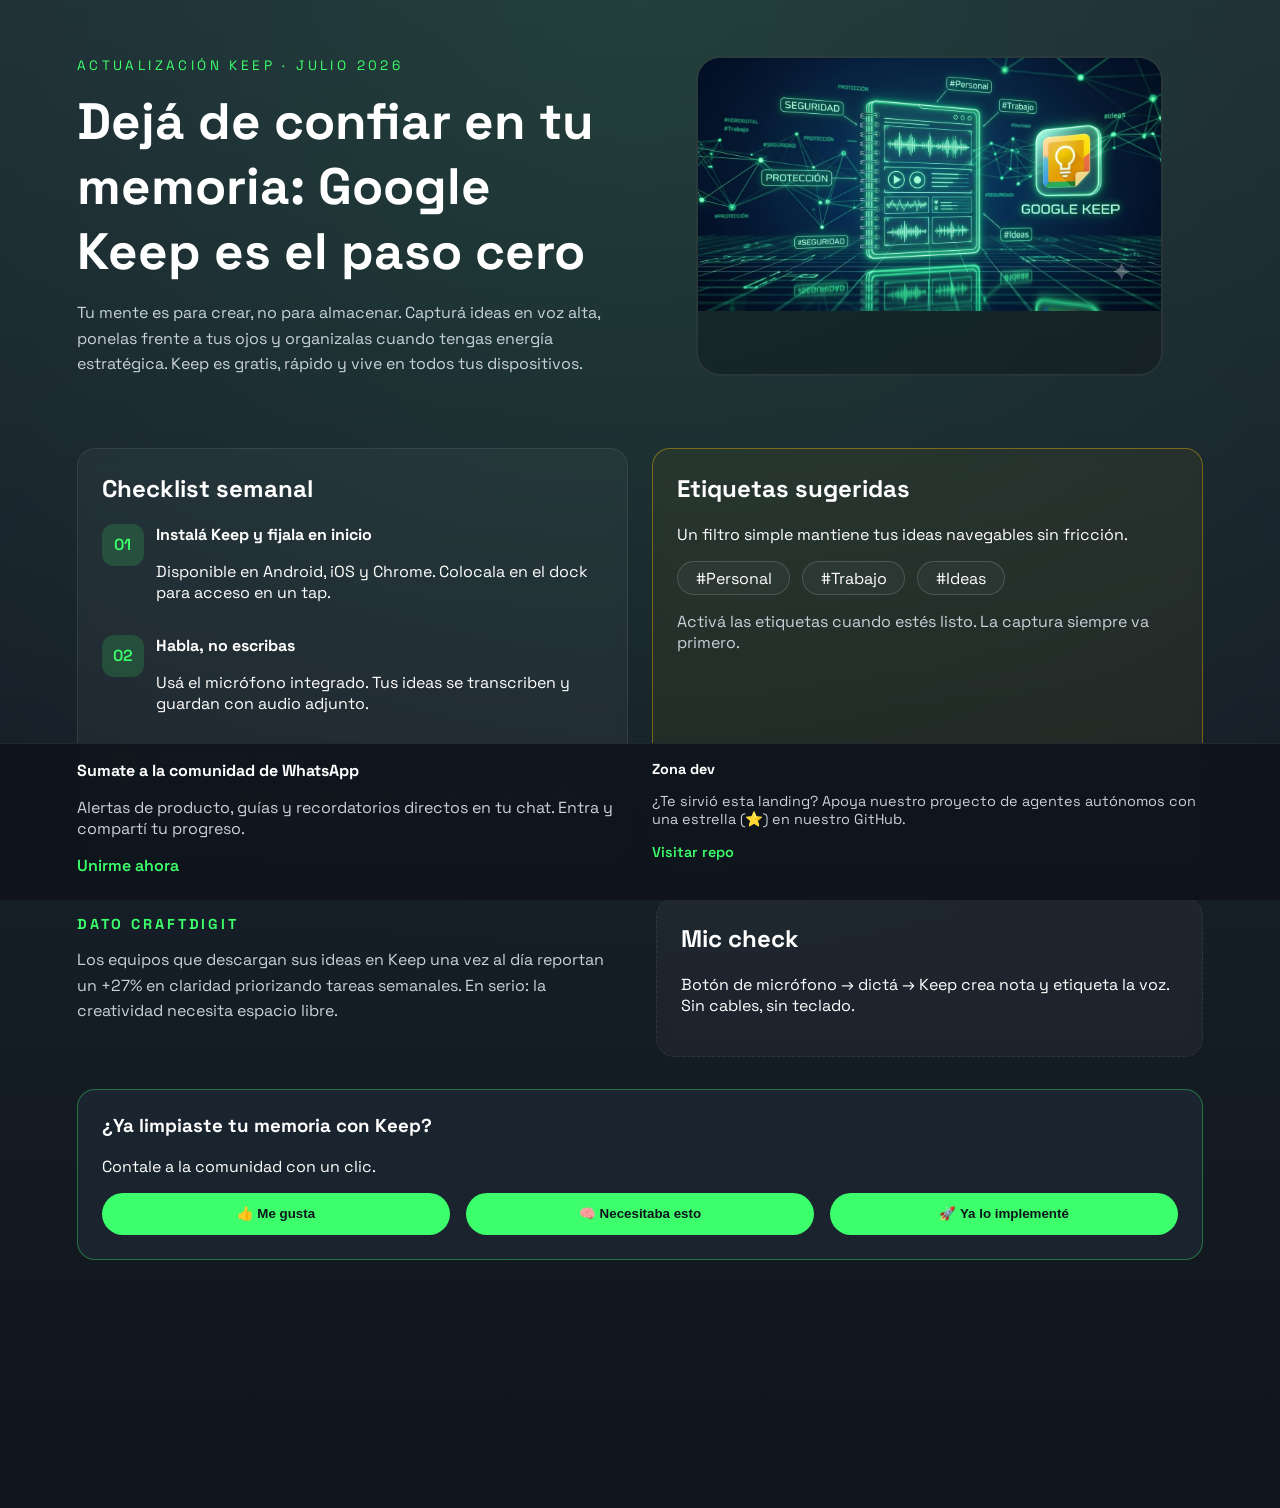
<file: actualizacion-keep/index.html>
<!DOCTYPE html>
<html lang="es">
  <head>
    <meta charset="UTF-8" />
    <meta name="viewport" content="width=device-width, initial-scale=1" />
    <title>Google Keep · Limpia tu mente | Craftdigit</title>
    <link rel="preconnect" href="https://fonts.googleapis.com" />
    <link rel="preconnect" href="https://fonts.gstatic.com" crossorigin />
    <link href="https://fonts.googleapis.com/css2?family=Space+Grotesk:wght@400;500;600&display=swap" rel="stylesheet" />
    <style>
      :root {
        --azul-plomo: #1f2a36;
        --azul-plomo-oscuro: #0f151c;
        --verde-neon: #3dff6b;
        --gris-suave: #c9d1d9;
        --amarillo-keep: #fbbc04;
      }

      * {
        box-sizing: border-box;
      }

      body {
        margin: 0;
        font-family: "Space Grotesk", system-ui, -apple-system, BlinkMacSystemFont, "Segoe UI", sans-serif;
        background: radial-gradient(circle at top, rgba(61, 255, 107, 0.1), transparent 60%),
          linear-gradient(180deg, var(--azul-plomo) 0%, var(--azul-plomo-oscuro) 100%);
        color: white;
        min-height: 100vh;
        padding-bottom: 200px; /* espacio para footer fijo */
      }

      header {
        padding: 2.5rem 6vw 1.5rem;
        display: grid;
        grid-template-columns: repeat(auto-fit, minmax(280px, 1fr));
        gap: 2rem;
        align-items: center;
      }

      header .copy h1 {
        font-size: clamp(2rem, 4vw, 3.5rem);
        margin: 0 0 1rem;
      }

      header .copy p {
        margin: 0;
        color: var(--gris-suave);
        line-height: 1.6;
      }

      header .hero {
        border-radius: 24px;
        overflow: hidden;
        border: 2px solid rgba(255, 255, 255, 0.08);
        position: relative;
        min-height: 320px;
        background: rgba(0, 0, 0, 0.25);
      }

      header .hero img {
        width: 100%;
        height: 100%;
        object-fit: cover;
        display: block;
      }

      .tasks {
        padding: 2rem 6vw 0;
        display: grid;
        grid-template-columns: repeat(auto-fit, minmax(260px, 1fr));
        gap: 1.5rem;
      }

      .card {
        background: rgba(255, 255, 255, 0.04);
        border: 1px solid rgba(255, 255, 255, 0.08);
        border-radius: 18px;
        padding: 1.5rem;
        backdrop-filter: blur(6px);
      }

      .card h2 {
        margin-top: 0;
        font-size: 1.5rem;
      }

      .steps {
        list-style: none;
        padding: 0;
        margin: 1rem 0 0;
        display: grid;
        gap: 1rem;
      }

      .steps li {
        display: grid;
        grid-template-columns: auto 1fr;
        gap: 0.75rem;
        align-items: start;
      }

      .steps span {
        width: 42px;
        height: 42px;
        border-radius: 12px;
        display: grid;
        place-items: center;
        background: rgba(61, 255, 107, 0.16);
        color: var(--verde-neon);
        font-weight: 600;
      }

      .note {
        padding: 2rem 6vw;
        display: grid;
        grid-template-columns: repeat(auto-fit, minmax(280px, 1fr));
        gap: 2rem;
        align-items: center;
      }

      .note-text h3 {
        margin-top: 0;
        color: var(--verde-neon);
        letter-spacing: 0.2em;
        text-transform: uppercase;
        font-size: 0.9rem;
      }

      .note-text p {
        margin-top: 0.5rem;
        color: var(--gris-suave);
        line-height: 1.6;
      }

      .labels {
        display: flex;
        flex-wrap: wrap;
        gap: 0.75rem;
      }

      .labels span {
        border-radius: 999px;
        padding: 0.35rem 1.1rem;
        border: 1px solid rgba(255, 255, 255, 0.15);
        background: rgba(255, 255, 255, 0.03);
      }

      .like-block {
        margin: 0 6vw 3rem;
        padding: 1.5rem;
        border-radius: 18px;
        background: rgba(31, 42, 54, 0.65);
        border: 1px solid rgba(61, 255, 107, 0.35);
      }

      .like-block h3 {
        margin-top: 0;
      }

      .like-buttons {
        display: flex;
        flex-wrap: wrap;
        gap: 1rem;
        margin-top: 1rem;
      }

      .like-buttons button {
        flex: 1;
        min-width: 150px;
        border: none;
        border-radius: 999px;
        padding: 0.85rem 1.5rem;
        background: var(--verde-neon);
        color: var(--azul-plomo-oscuro);
        font-weight: 600;
        cursor: pointer;
        transition: transform 0.2s ease;
      }

      .like-buttons button:hover {
        transform: translateY(-2px) scale(1.02);
      }

      footer {
        position: fixed;
        left: 0;
        right: 0;
        bottom: 0;
        background: rgba(15, 21, 28, 0.95);
        backdrop-filter: blur(8px);
        padding: 1rem 6vw 1.5rem;
        border-top: 1px solid rgba(255, 255, 255, 0.08);
        display: grid;
        grid-template-columns: repeat(auto-fit, minmax(280px, 1fr));
        gap: 1.5rem;
        color: var(--gris-suave);
      }

      footer h4 {
        margin: 0 0 0.5rem;
        color: white;
      }

      footer a {
        color: var(--verde-neon);
        text-decoration: none;
        font-weight: 600;
        display: inline-flex;
        align-items: center;
        gap: 0.4rem;
      }

      footer .dev-note {
        font-size: 0.9rem;
      }
    </style>
  </head>
  <body>
    <header>
      <article class="copy">
        <p style="color: var(--verde-neon); letter-spacing: 0.25em; text-transform: uppercase; font-size: 0.85rem; margin-bottom: 0.75rem;">actualización keep · julio 2026</p>
        <h1>Dejá de confiar en tu memoria: Google Keep es el paso cero</h1>
        <p>
          Tu mente es para crear, no para almacenar. Capturá ideas en voz alta, ponelas frente a tus ojos y organizalas cuando tengas energía estratégica. Keep es gratis, rápido y vive en todos tus dispositivos.
        </p>
      </article>
      <figure class="hero">
        <img src="assets/google-keep.jpg" alt="Mockup de Google Keep mostrando notas por voz" />
      </figure>
    </header>

    <section class="tasks">
      <article class="card">
        <h2>Checklist semanal</h2>
        <ul class="steps">
          <li>
            <span>01</span>
            <div>
              <strong>Instalá Keep y fijala en inicio</strong>
              <p>Disponible en Android, iOS y Chrome. Colocala en el dock para acceso en un tap.</p>
            </div>
          </li>
          <li>
            <span>02</span>
            <div>
              <strong>Habla, no escribas</strong>
              <p>Usá el micrófono integrado. Tus ideas se transcriben y guardan con audio adjunto.</p>
            </div>
          </li>
          <li>
            <span>03</span>
            <div>
              <strong>Descargá tu mente</strong>
              <p>Volcá todo sin buscar orden. La prioridad es liberar RAM mental, después agrupás.</p>
            </div>
          </li>
        </ul>
      </article>
      <article class="card" style="background: rgba(251, 188, 4, 0.05); border-color: rgba(251, 188, 4, 0.4);">
        <h2>Etiquetas sugeridas</h2>
        <p>Un filtro simple mantiene tus ideas navegables sin fricción.</p>
        <div class="labels" style="margin-top: 1rem;">
          <span>#Personal</span>
          <span>#Trabajo</span>
          <span>#Ideas</span>
        </div>
        <p style="margin-top: 1rem; color: var(--gris-suave);">Activá las etiquetas cuando estés listo. La captura siempre va primero.</p>
      </article>
    </section>

    <section class="note">
      <article class="note-text">
        <h3>Dato Craftdigit</h3>
        <p>
          Los equipos que descargan sus ideas en Keep una vez al día reportan un +27% en claridad priorizando tareas semanales. En serio: la creatividad necesita espacio libre.
        </p>
      </article>
      <article class="card" style="border-style: dashed;">
        <h2>Mic check</h2>
        <p>Botón de micrófono → dictá → Keep crea nota y etiqueta la voz. Sin cables, sin teclado.</p>
      </article>
    </section>

    <section class="like-block">
      <h3>¿Ya limpiaste tu memoria con Keep?</h3>
      <p>Contale a la comunidad con un clic.</p>
      <div class="like-buttons">
        <button type="button">👍 Me gusta</button>
        <button type="button">🧠 Necesitaba esto</button>
        <button type="button">🚀 Ya lo implementé</button>
      </div>
    </section>

    <footer>
      <section>
        <h4>Sumate a la comunidad de WhatsApp</h4>
        <p>Alertas de producto, guías y recordatorios directos en tu chat. Entra y compartí tu progreso.</p>
        <a href="https://whatsapp.com/channel/craftdigit" target="_blank" rel="noopener">Unirme ahora</a>
      </section>
      <section class="dev-note">
        <h4>Zona dev</h4>
        <p>¿Te sirvió esta landing? Apoya nuestro proyecto de agentes autónomos con una estrella (⭐) en nuestro GitHub.</p>
        <a href="https://github.com/craftdigit/actualizacion-keep" target="_blank" rel="noopener">Visitar repo</a>
      </section>
    </footer>
  </body>
</html>
</file>
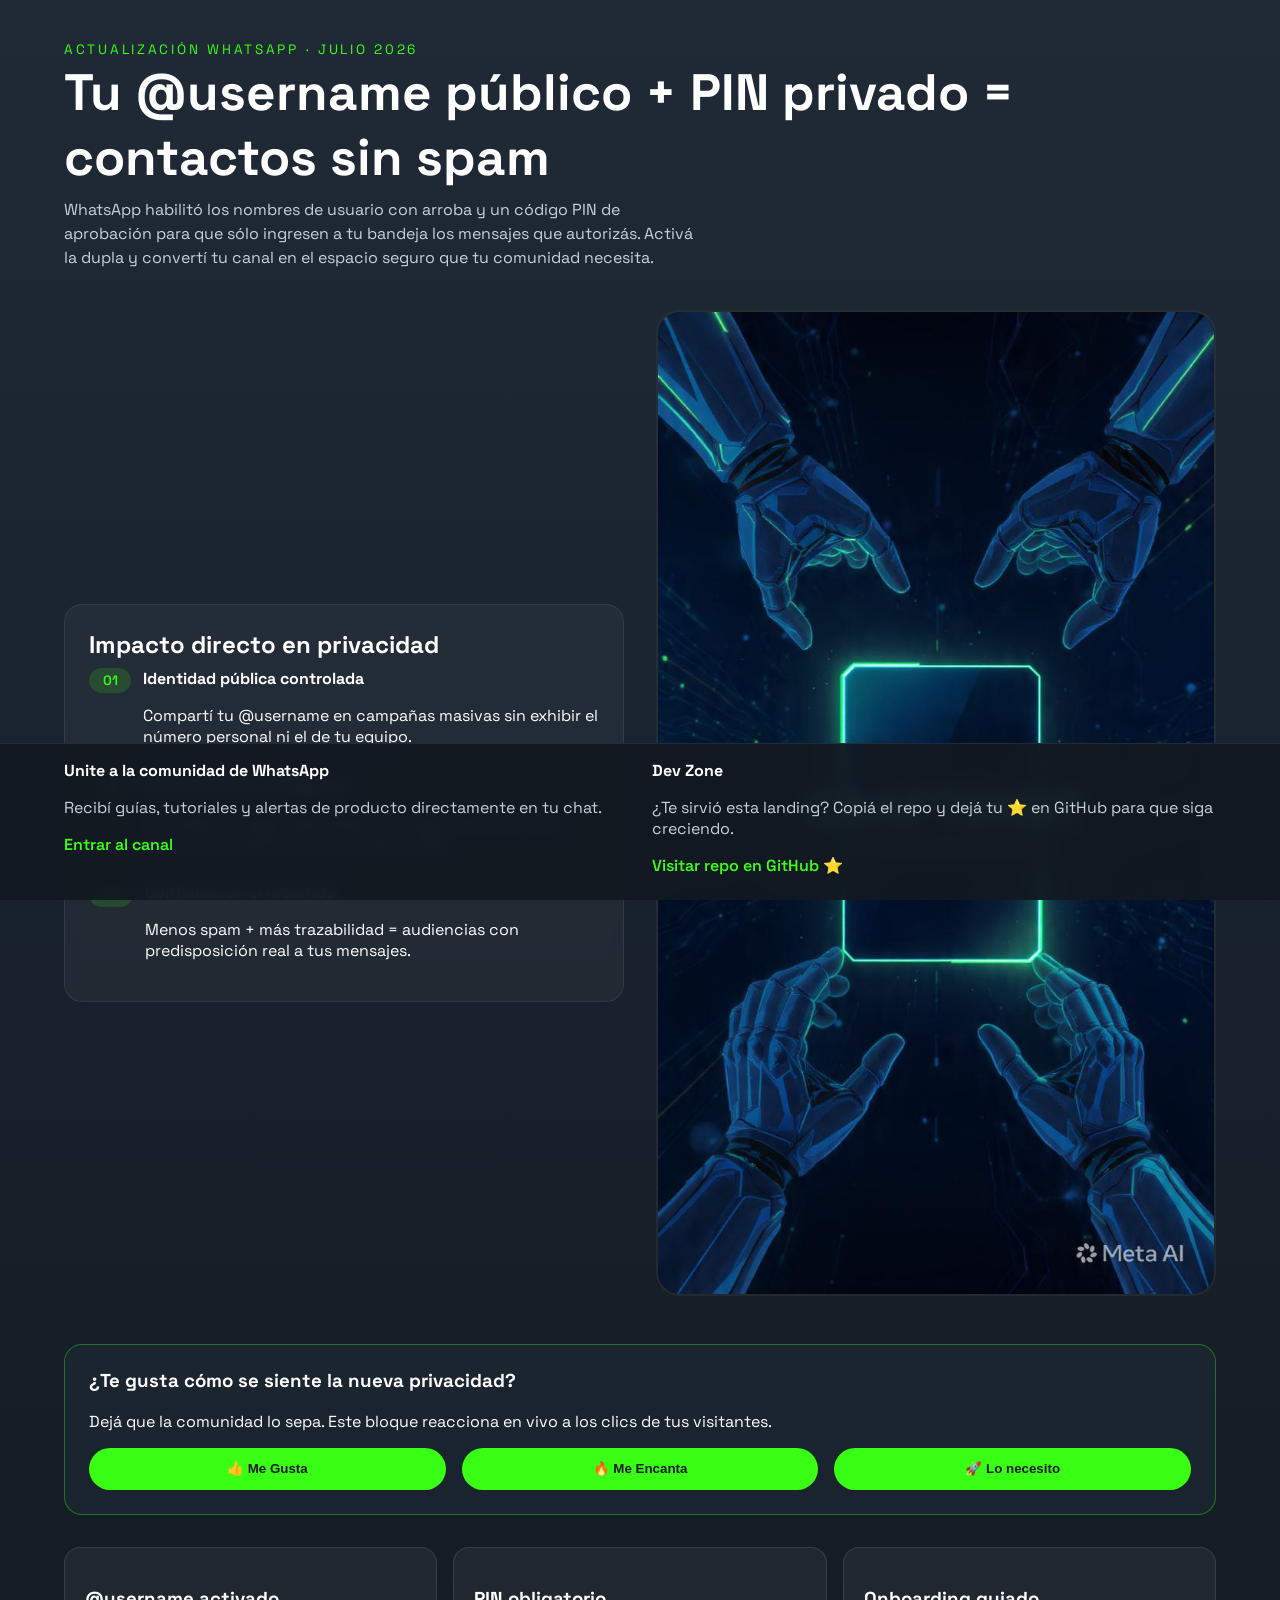
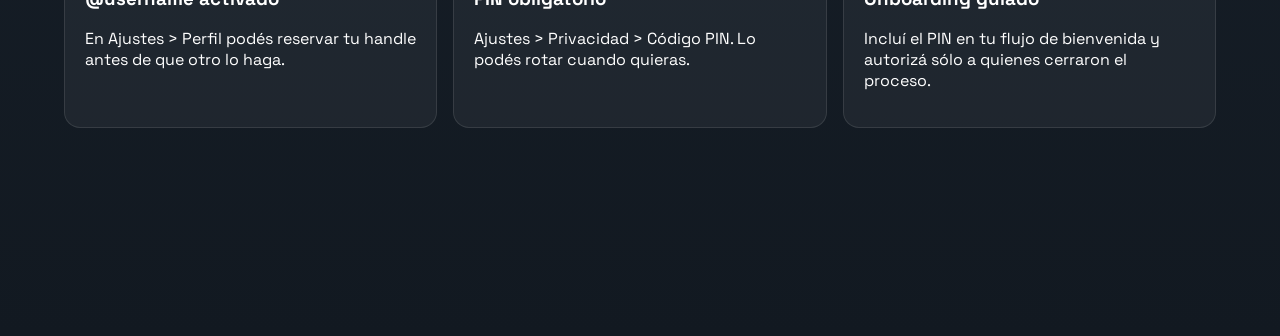
<file: actualizacion-wa/index.html>
<!DOCTYPE html>
<html lang="es">
  <head>
    <meta charset="UTF-8" />
    <meta name="viewport" content="width=device-width, initial-scale=1" />
    <title>WhatsApp @username + PIN seguro | Craftdigit</title>
    <link rel="preconnect" href="https://fonts.googleapis.com" />
    <link rel="preconnect" href="https://fonts.gstatic.com" crossorigin />
    <link href="https://fonts.googleapis.com/css2?family=Space+Grotesk:wght@400;500;600&display=swap" rel="stylesheet" />
    <style>
      :root {
        --azul-plomo: #1f2a36;
        --azul-plomo-oscuro: #121921;
        --verde-neon: #39ff14;
        --gris-suave: #c9d1d9;
      }

      * {
        box-sizing: border-box;
      }

      body {
        margin: 0;
        font-family: "Space Grotesk", system-ui, -apple-system, BlinkMacSystemFont, "Segoe UI", sans-serif;
        background: linear-gradient(180deg, var(--azul-plomo) 0%, var(--azul-plomo-oscuro) 100%);
        color: white;
        min-height: 100vh;
        padding-bottom: 160px; /* espacio para footer fijo */
      }

      header {
        padding: 2.5rem 5vw 1.5rem;
      }

      header h1 {
        font-size: clamp(2rem, 4vw, 3.5rem);
        margin: 0 0 0.5rem;
      }

      header p {
        max-width: 640px;
        line-height: 1.5;
        color: var(--gris-suave);
        margin: 0;
      }

      .grid {
        display: grid;
        grid-template-columns: repeat(auto-fit, minmax(280px, 1fr));
        gap: 2rem;
        padding: 1rem 5vw 3rem;
        align-items: center;
      }

      .card {
        background: rgba(255, 255, 255, 0.04);
        border: 1px solid rgba(255, 255, 255, 0.08);
        border-radius: 18px;
        padding: 1.5rem;
        backdrop-filter: blur(6px);
      }

      .card h2 {
        margin-top: 0;
        margin-bottom: 0.5rem;
      }

      .impact-list {
        list-style: none;
        padding: 0;
        margin: 0;
        display: grid;
        gap: 0.75rem;
      }

      .impact-list li {
        display: flex;
        gap: 0.75rem;
        align-items: flex-start;
      }

      .impact-list span {
        background: rgba(57, 255, 20, 0.15);
        color: var(--verde-neon);
        font-weight: 600;
        border-radius: 999px;
        padding: 0.25rem 0.85rem;
        font-size: 0.85rem;
      }

      .hero-img {
        position: relative;
        border-radius: 24px;
        overflow: hidden;
        border: 2px solid rgba(255, 255, 255, 0.08);
        min-height: 320px;
        display: flex;
        align-items: center;
        justify-content: center;
        background: rgba(0, 0, 0, 0.25);
      }

      .hero-img img {
        width: 100%;
        height: 100%;
        object-fit: cover;
        display: block;
      }

      .like-block {
        margin: 0 5vw 2rem;
        padding: 1.5rem;
        border-radius: 18px;
        background: rgba(31, 42, 54, 0.6);
        border: 1px solid rgba(57, 255, 20, 0.35);
      }

      .like-block h3 {
        margin-top: 0;
      }

      .like-buttons {
        display: flex;
        flex-wrap: wrap;
        gap: 1rem;
      }

      .like-buttons button {
        flex: 1;
        min-width: 140px;
        border: none;
        border-radius: 999px;
        padding: 0.85rem 1.5rem;
        background: var(--verde-neon);
        color: var(--azul-plomo-oscuro);
        font-weight: 600;
        cursor: pointer;
        transition: transform 0.2s ease;
      }

      .like-buttons button:hover {
        transform: translateY(-2px) scale(1.02);
      }

      .data-strip {
        display: grid;
        grid-template-columns: repeat(auto-fit, minmax(180px, 1fr));
        gap: 1rem;
        margin: 0 5vw 3rem;
      }

      .data-card {
        background: rgba(255, 255, 255, 0.05);
        padding: 1.25rem;
        border-radius: 16px;
        border: 1px solid rgba(255, 255, 255, 0.1);
      }

      footer {
        position: fixed;
        left: 0;
        right: 0;
        bottom: 0;
        background: rgba(18, 25, 33, 0.95);
        backdrop-filter: blur(8px);
        padding: 1rem 5vw 1.5rem;
        border-top: 1px solid rgba(255, 255, 255, 0.08);
        display: flex;
        flex-wrap: wrap;
        gap: 1.5rem;
        color: var(--gris-suave);
      }

      footer section {
        flex: 1;
        min-width: 240px;
      }

      footer h4 {
        margin: 0 0 0.5rem;
        color: white;
      }

      footer a {
        display: inline-flex;
        align-items: center;
        gap: 0.4rem;
        text-decoration: none;
        color: var(--verde-neon);
        font-weight: 600;
      }

      @media (max-width: 640px) {
        header,
        .grid,
        .like-block,
        .data-strip {
          padding-left: 6vw;
          padding-right: 6vw;
        }

        .like-buttons {
          flex-direction: column;
        }
      }
    </style>
  </head>
  <body>
    <header>
      <p class="eyebrow" style="color: var(--verde-neon); letter-spacing: 0.2em; text-transform: uppercase; font-size: 0.85rem;">Actualización WhatsApp · Julio 2026</p>
      <h1>Tu @username público + PIN privado = contactos sin spam</h1>
      <p>
        WhatsApp habilitó los nombres de usuario con arroba y un código PIN de aprobación para que sólo ingresen a tu bandeja los mensajes que autorizás. Activá la dupla y convertí tu canal en el espacio seguro que tu comunidad necesita.
      </p>
    </header>

    <section class="grid">
      <div class="card">
        <h2>Impacto directo en privacidad</h2>
        <ul class="impact-list">
          <li>
            <span>01</span>
            <div>
              <strong>Identidad pública controlada</strong>
              <p>Compartí tu @username en campañas masivas sin exhibir el número personal ni el de tu equipo.</p>
            </div>
          </li>
          <li>
            <span>02</span>
            <div>
              <strong>PIN como filtro inteligente</strong>
              <p>El código de seguridad añade una capa adicional: sólo inicia conversación quien recibe tu PIN.</p>
            </div>
          </li>
          <li>
            <span>03</span>
            <div>
              <strong>Confianza en el recorrido</strong>
              <p>Menos spam + más trazabilidad = audiencias con predisposición real a tus mensajes.</p>
            </div>
          </li>
        </ul>
      </div>

      <div class="hero-img">
        <img src="../assets/images/bienvenida-hero.jpg" alt="Mockup de interfaz WhatsApp mostrando @username y PIN" />
      </div>
    </section>

    <section class="like-block">
      <h3>¿Te gusta cómo se siente la nueva privacidad?</h3>
      <p>Dejá que la comunidad lo sepa. Este bloque reacciona en vivo a los clics de tus visitantes.</p>
      <div class="like-buttons">
        <button type="button">👍 Me Gusta</button>
        <button type="button">🔥 Me Encanta</button>
        <button type="button">🚀 Lo necesito</button>
      </div>
    </section>

    <section class="data-strip">
      <article class="data-card">
        <h3>@username activado</h3>
        <p>En Ajustes > Perfil podés reservar tu handle antes de que otro lo haga.</p>
      </article>
      <article class="data-card">
        <h3>PIN obligatorio</h3>
        <p>Ajustes > Privacidad > Código PIN. Lo podés rotar cuando quieras.</p>
      </article>
      <article class="data-card">
        <h3>Onboarding guiado</h3>
        <p>Incluí el PIN en tu flujo de bienvenida y autorizá sólo a quienes cerraron el proceso.</p>
      </article>
    </section>

    <footer>
      <section>
        <h4>Unite a la comunidad de WhatsApp</h4>
        <p>Recibí guías, tutoriales y alertas de producto directamente en tu chat.</p>
        <a href="https://whatsapp.com/channel/catalogo-craftdigit" target="_blank" rel="noopener">Entrar al canal</a>
      </section>
      <section>
        <h4>Dev Zone</h4>
        <p>¿Te sirvió esta landing? Copiá el repo y dejá tu ⭐ en GitHub para que siga creciendo.</p>
        <a href="https://github.com/craftdigit/actualizacion-wa" target="_blank" rel="noopener">Visitar repo en GitHub ⭐</a>
      </section>
    </footer>
  </body>
</html>
</file>
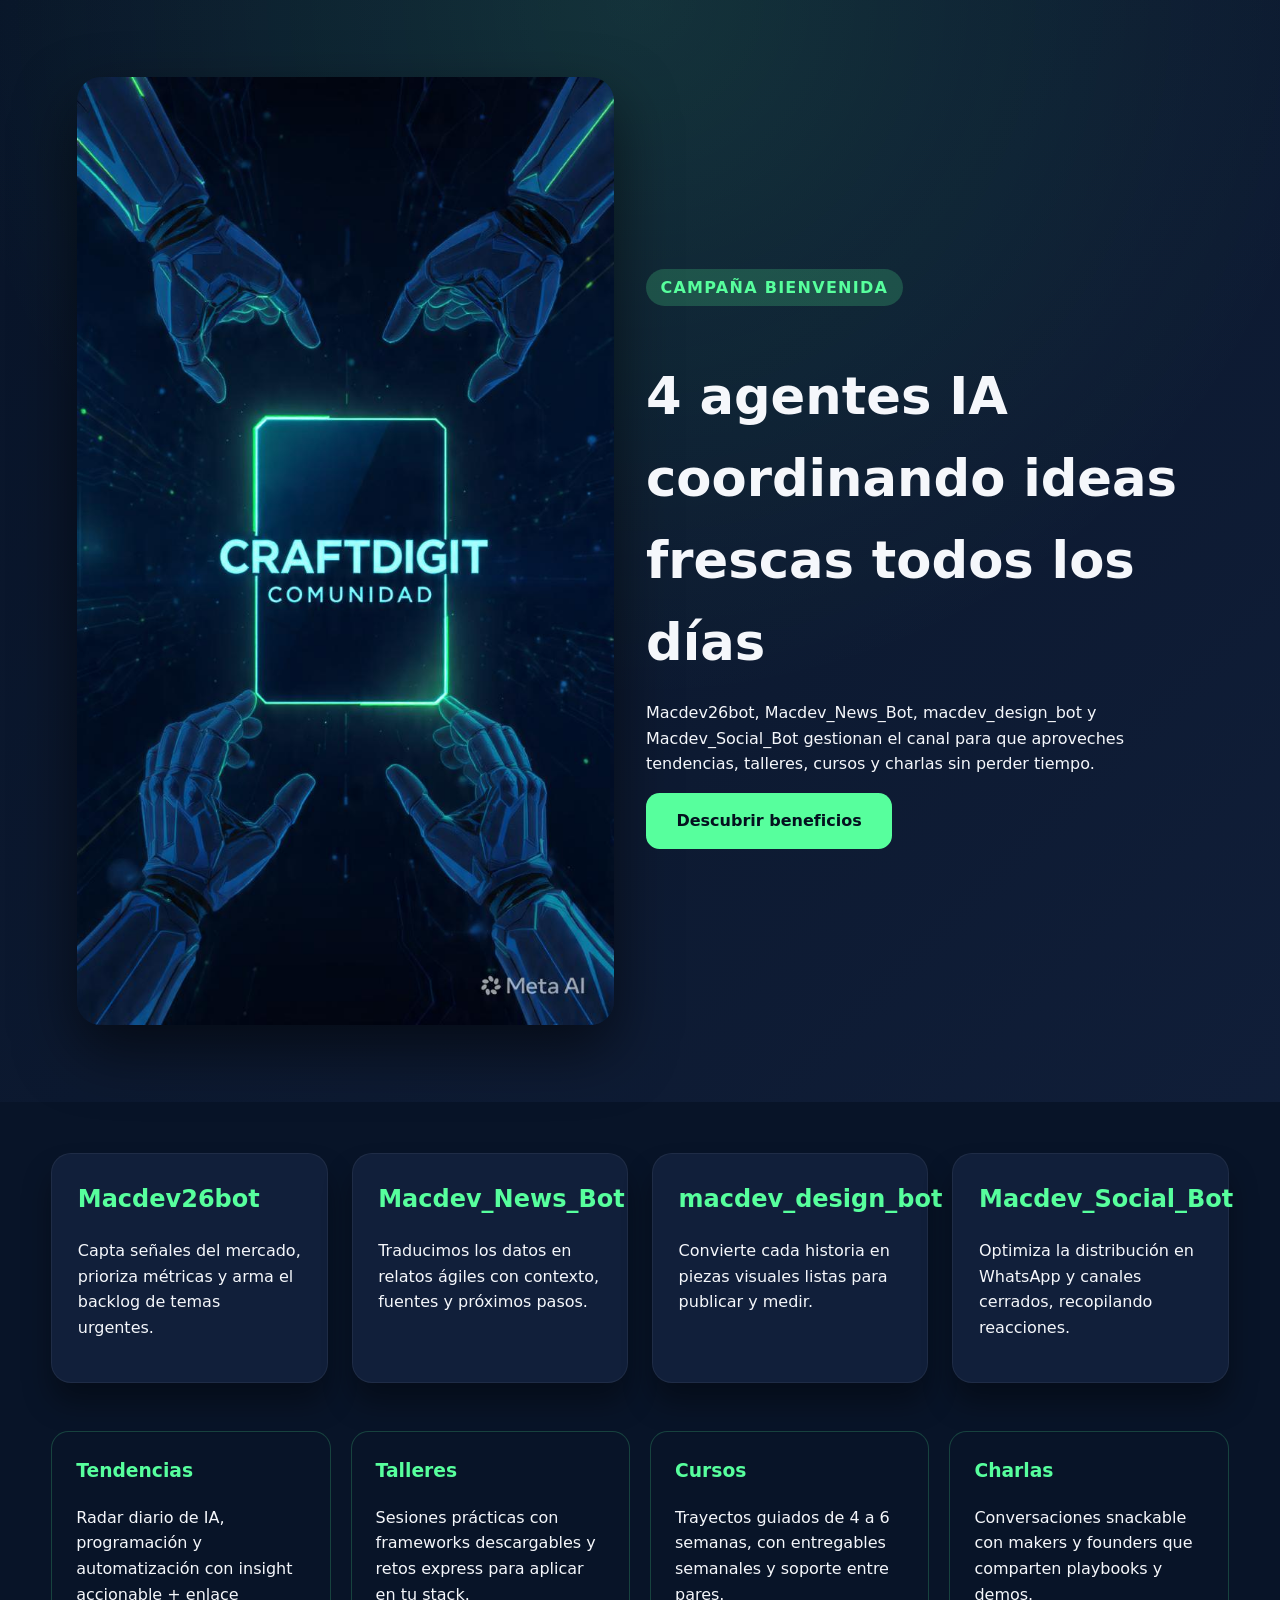
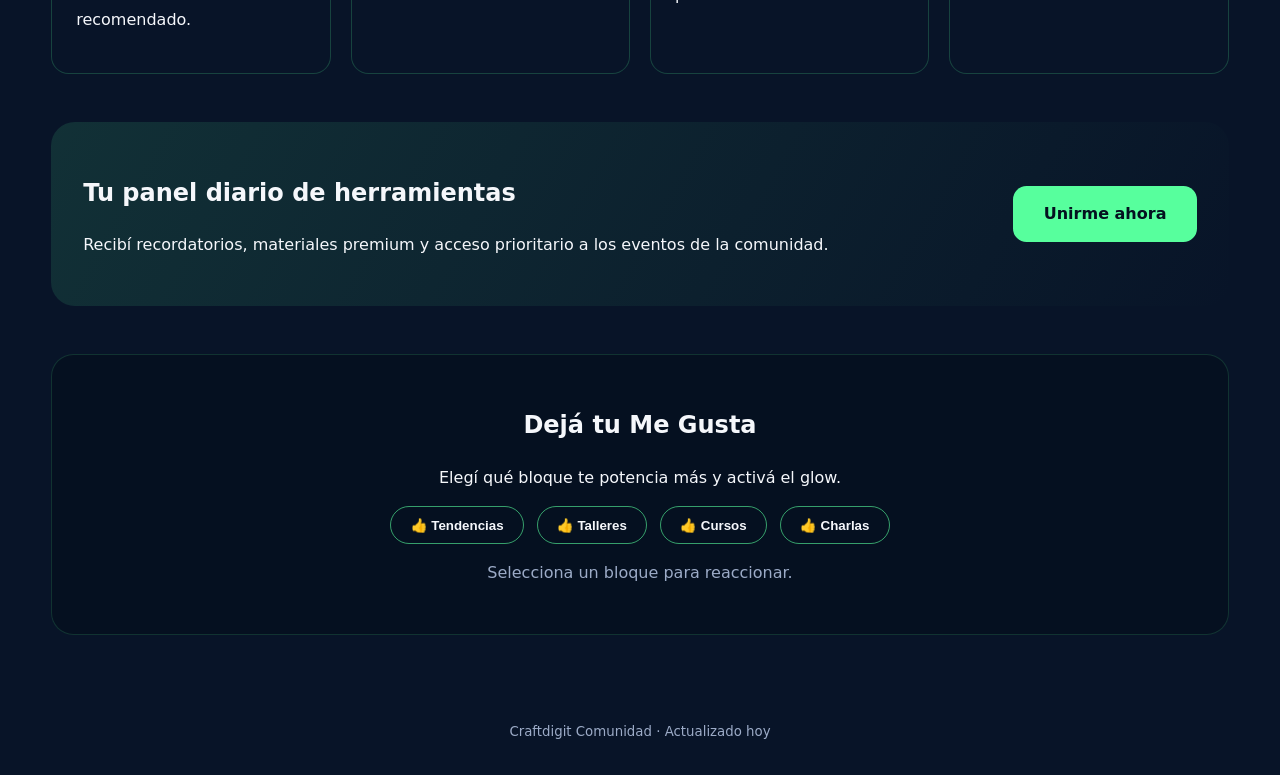
<file: bienvenida/index.html>
<!DOCTYPE html>
<html lang="es">
<head>
  <meta charset="UTF-8" />
  <meta name="viewport" content="width=device-width, initial-scale=1" />
  <title>Craftdigit Comunidad · Campaña Bienvenida</title>
  <link rel="stylesheet" href="styles.css" />
</head>
<body>
  <header class="hero">
    <div class="hero__media" role="presentation">
      <img src="../assets/images/bienvenida-hero.jpg" alt="Manos robóticas formando un marco alrededor del texto Craftdigit Comunidad" />
    </div>
    <div class="hero__copy">
      <p class="badge">Campaña Bienvenida</p>
      <h1>4 agentes IA coordinando ideas frescas todos los días</h1>
      <p>Macdev26bot, Macdev_News_Bot, macdev_design_bot y Macdev_Social_Bot gestionan el canal para que aproveches tendencias, talleres, cursos y charlas sin perder tiempo.</p>
      <a class="hero__cta" href="#beneficios" aria-label="Conocer beneficios">Descubrir beneficios</a>
    </div>
  </header>

  <main>
    <section class="grid" aria-label="Agentes IA">
      <article class="card">
        <h2>Macdev26bot</h2>
        <p>Capta señales del mercado, prioriza métricas y arma el backlog de temas urgentes.</p>
      </article>
      <article class="card">
        <h2>Macdev_News_Bot</h2>
        <p>Traducimos los datos en relatos ágiles con contexto, fuentes y próximos pasos.</p>
      </article>
      <article class="card">
        <h2>macdev_design_bot</h2>
        <p>Convierte cada historia en piezas visuales listas para publicar y medir.</p>
      </article>
      <article class="card">
        <h2>Macdev_Social_Bot</h2>
        <p>Optimiza la distribución en WhatsApp y canales cerrados, recopilando reacciones.</p>
      </article>
    </section>

    <section id="beneficios" class="benefits" aria-label="Bloques de beneficios">
      <article>
        <h3>Tendencias</h3>
        <p>Radar diario de IA, programación y automatización con insight accionable + enlace recomendado.</p>
      </article>
      <article>
        <h3>Talleres</h3>
        <p>Sesiones prácticas con frameworks descargables y retos express para aplicar en tu stack.</p>
      </article>
      <article>
        <h3>Cursos</h3>
        <p>Trayectos guiados de 4 a 6 semanas, con entregables semanales y soporte entre pares.</p>
      </article>
      <article>
        <h3>Charlas</h3>
        <p>Conversaciones snackable con makers y founders que comparten playbooks y demos.</p>
      </article>
    </section>

    <section class="cta" aria-label="Únete a la comunidad">
      <div>
        <h2>Tu panel diario de herramientas</h2>
        <p>Recibí recordatorios, materiales premium y acceso prioritario a los eventos de la comunidad.</p>
      </div>
      <a class="hero__cta" href="https://chat.whatsapp.com/EOtGq2n188MEAUO6gXXgqa?mode=gi_t" target="_blank" rel="noopener noreferrer">Unirme ahora</a>
    </section>

    <section class="likes" aria-label="Reacciones de la comunidad">
      <h2>Dejá tu Me Gusta</h2>
      <p>Elegí qué bloque te potencia más y activá el glow.</p>
      <div class="likes__buttons">
        <button class="like-btn" data-target="Tendencias">👍 Tendencias</button>
        <button class="like-btn" data-target="Talleres">👍 Talleres</button>
        <button class="like-btn" data-target="Cursos">👍 Cursos</button>
        <button class="like-btn" data-target="Charlas">👍 Charlas</button>
      </div>
      <p class="likes__status" aria-live="polite">Selecciona un bloque para reaccionar.</p>
    </section>
  </main>

  <footer>
    <small>Craftdigit Comunidad · Actualizado hoy</small>
  </footer>

  <script>
    const status = document.querySelector('.likes__status');
    document.querySelectorAll('.like-btn').forEach((btn) => {
      btn.addEventListener('click', () => {
        document.querySelectorAll('.like-btn').forEach((b) => b.classList.remove('like-btn--active'));
        btn.classList.add('like-btn--active');
        status.textContent = `Marcaste Me Gusta en ${btn.dataset.target}.`;
      });
    });
  </script>
</body>
</html>
</file>
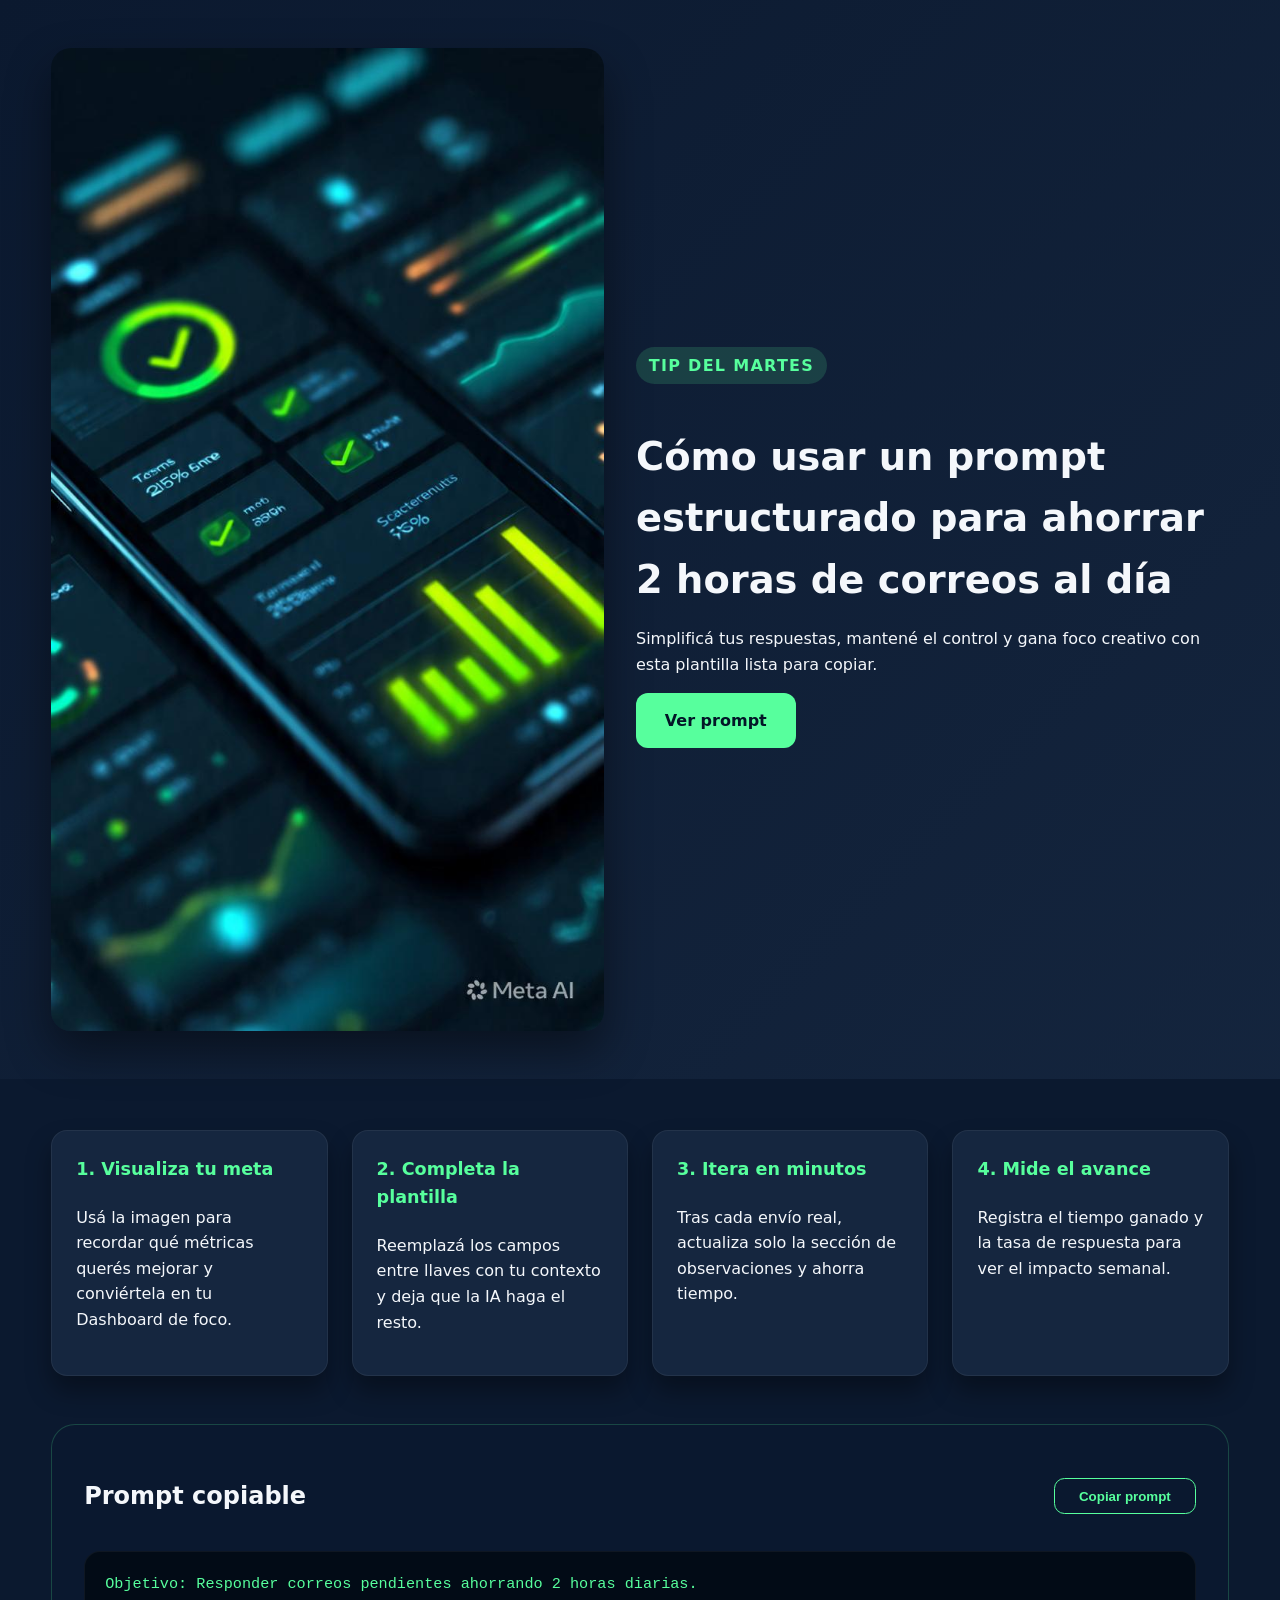
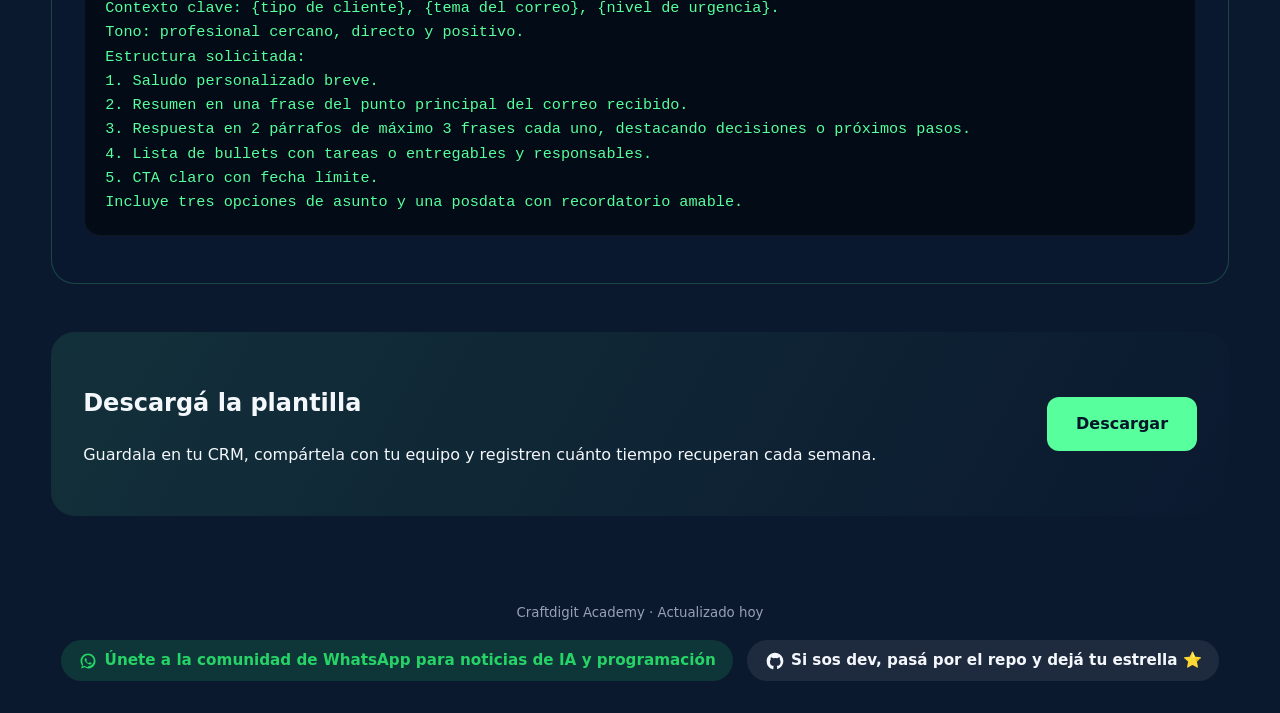
<file: design/index.html>
<!DOCTYPE html>
<html lang="es">
<head>
  <meta charset="UTF-8" />
  <meta name="viewport" content="width=device-width, initial-scale=1" />
  <title>Tip de Productividad - Prompt IA</title>
  <link rel="stylesheet" href="styles.css" />
</head>
<body>
  <header class="hero">
    <div class="hero__media" role="presentation">
      <img src="../assets/images/tip-productividad.jpg" alt="Tablero digital de métricas en verde neón" />
    </div>
    <div class="hero__copy">
      <p class="badge">Tip del martes</p>
      <h1>Cómo usar un prompt estructurado para ahorrar 2 horas de correos al día</h1>
      <p>Simplificá tus respuestas, mantené el control y gana foco creativo con esta plantilla lista para copiar.</p>
      <a class="hero__cta" href="#prompt" aria-label="Ir al prompt copiable">Ver prompt</a>
    </div>
  </header>

  <main>
    <section class="grid" aria-label="Pasos interactivos">
      <article class="card">
        <h2>1. Visualiza tu meta</h2>
        <p>Usá la imagen para recordar qué métricas querés mejorar y conviértela en tu Dashboard de foco.</p>
      </article>
      <article class="card">
        <h2>2. Completa la plantilla</h2>
        <p>Reemplazá los campos entre llaves con tu contexto y deja que la IA haga el resto.</p>
      </article>
      <article class="card">
        <h2>3. Itera en minutos</h2>
        <p>Tras cada envío real, actualiza solo la sección de observaciones y ahorra tiempo.</p>
      </article>
      <article class="card">
        <h2>4. Mide el avance</h2>
        <p>Registra el tiempo ganado y la tasa de respuesta para ver el impacto semanal.</p>
      </article>
    </section>

    <section id="prompt" class="prompt" aria-labelledby="prompt-title">
      <div class="prompt__header">
        <h2 id="prompt-title">Prompt copiable</h2>
        <button type="button" class="copy" aria-label="Copiar prompt">Copiar prompt</button>
      </div>
      <pre><code>Objetivo: Responder correos pendientes ahorrando 2 horas diarias.
Contexto clave: {tipo de cliente}, {tema del correo}, {nivel de urgencia}.
Tono: profesional cercano, directo y positivo.
Estructura solicitada:
1. Saludo personalizado breve.
2. Resumen en una frase del punto principal del correo recibido.
3. Respuesta en 2 párrafos de máximo 3 frases cada uno, destacando decisiones o próximos pasos.
4. Lista de bullets con tareas o entregables y responsables.
5. CTA claro con fecha límite.
Incluye tres opciones de asunto y una posdata con recordatorio amable.
</code></pre>
    </section>

    <section class="cta" aria-label="Llamada a la acción">
      <div>
        <h2>Descargá la plantilla</h2>
        <p>Guardala en tu CRM, compártela con tu equipo y registren cuánto tiempo recuperan cada semana.</p>
      </div>
      <a class="hero__cta" href="#" aria-label="Descargar">Descargar</a>
    </section>
  </main>

  <footer>
    <small>Craftdigit Academy · Actualizado hoy</small>
    <div class="footer-links" aria-label="Comunidad y repositorio">
      <a class="footer-link whatsapp" href="https://chat.whatsapp.com/EOtGq2n188MEAUO6gXXgqa?mode=gi_t" target="_blank" rel="noopener noreferrer" aria-label="Únete a la comunidad de WhatsApp">
        <span class="footer-icon" aria-hidden="true">
          <svg width="20" height="20" viewBox="0 0 32 32" role="presentation" focusable="false">
            <path fill="currentColor" d="M16.04 4C9.4 4 4 9.24 4 15.72c0 2.6.87 5 2.36 6.99L5 28l5.45-1.82A12.2 12.2 0 0 0 16.04 28C22.68 28 28 22.76 28 16.28 28 9.24 22.68 4 16.04 4zm0 21.42c-1.93 0-3.73-.52-5.24-1.5l-.38-.24-3.23 1.08 1.06-3.04-.25-.4A9.02 9.02 0 0 1 7 15.72c0-4.83 4.05-8.76 9.04-8.76 5 0 9.04 3.93 9.04 8.76 0 4.84-4.04 8.76-9.04 8.76zm5.1-6.52c-.28-.14-1.62-.8-1.87-.88-.25-.1-.44-.14-.63.13-.19.27-.74.88-.91 1.05-.17.19-.34.2-.62.07-.28-.14-1.16-.43-2.2-1.39-.81-.72-1.35-1.6-1.51-1.86-.16-.26-.02-.4.12-.53.12-.12.28-.33.43-.5.14-.18.19-.27.3-.46.1-.18.05-.34-.02-.47-.07-.13-.63-1.5-.86-2.06-.23-.55-.46-.47-.63-.48h-.53c-.18 0-.47.07-.72.34-.25.26-.95.9-.95 2.2 0 1.3.97 2.55 1.1 2.72.14.18 1.9 2.93 4.7 4.06 2.8 1.14 2.8.76 3.3.71.5-.05 1.62-.66 1.86-1.3.23-.63.23-1.18.16-1.3-.07-.12-.26-.2-.54-.34z"/>
          </svg>
        </span>
        Únete a la comunidad de WhatsApp para noticias de IA y programación
      </a>
      <a class="footer-link github" href="https://github.com/macdevbot-coder/macdevbot-coder" target="_blank" rel="noopener noreferrer" aria-label="Visita el repositorio de GitHub">
        <span class="footer-icon" aria-hidden="true">
          <svg width="20" height="20" viewBox="0 0 24 24" role="presentation" focusable="false">
            <path fill="currentColor" d="M12 2c5.52 0 10 4.48 10 10 0 4.42-2.87 8.17-6.84 9.5-.5.09-.66-.21-.66-.47 0-.23.01-.99.01-1.79 0-.61-.2-1-.43-1.2 2.24-.25 4.6-1.12 4.6-5.03 0-1.11-.39-2.02-1.03-2.73.1-.25.45-1.27-.1-2.65 0 0-.84-.27-2.75 1.04a9.28 9.28 0 0 0-5 0C7.9 7.36 7.06 7.63 7.06 7.63c-.55 1.38-.2 2.4-.1 2.65-.64.71-1.03 1.62-1.03 2.73 0 3.9 2.36 4.78 4.6 5.03-.29.25-.47.69-.47 1.4 0 1.02.01 1.83.01 2.08 0 .26-.18.56-.67.47A10.01 10.01 0 0 1 2 12C2 6.48 6.48 2 12 2z"/>
          </svg>
        </span>
        Si sos dev, pasá por el repo y dejá tu estrella ⭐
      </a>
    </div>
  </footer>

  <script>
    const button = document.querySelector('.copy');
    const codeBlock = document.querySelector('pre');
    button.addEventListener('click', () => {
      const selection = window.getSelection();
      const range = document.createRange();
      range.selectNodeContents(codeBlock);
      selection.removeAllRanges();
      selection.addRange(range);
      document.execCommand('copy');
      button.textContent = '¡Copiado!';
      setTimeout(() => (button.textContent = 'Copiar prompt'), 2000);
    });
  </script>
</body>
</html>
</file>
<file: bienvenida/styles.css>
:root {
  --blue-plomo: #081428;
  --blue-muted: #111f3a;
  --green-neon: #57ff9d;
  --green-neon-dark: #1adf79;
  --text-light: #f5f7fb;
  --text-muted: #9cabc7;
}

* {
  box-sizing: border-box;
}

body {
  margin: 0;
  font-family: "Inter", "Segoe UI", system-ui, -apple-system, sans-serif;
  background: var(--blue-plomo);
  color: var(--text-light);
  line-height: 1.6;
}

img {
  max-width: 100%;
  display: block;
}

.hero {
  display: flex;
  flex-wrap: wrap;
  gap: 2rem;
  padding: clamp(2rem, 6vw, 5rem);
  align-items: center;
  background: radial-gradient(circle at top, rgba(87, 255, 157, 0.12), transparent 55%),
    linear-gradient(135deg, rgba(8, 20, 40, 0.95), rgba(17, 31, 58, 0.9));
}

.hero__media {
  flex: 1 1 300px;
  border-radius: 1.5rem;
  overflow: hidden;
  box-shadow: 0 25px 60px rgba(0, 0, 0, 0.55);
}

.hero__copy {
  flex: 1 1 320px;
}

.badge {
  display: inline-flex;
  padding: 0.35rem 0.9rem;
  border-radius: 999px;
  background: rgba(87, 255, 157, 0.2);
  color: var(--green-neon);
  letter-spacing: 0.08em;
  text-transform: uppercase;
  font-weight: 600;
  margin-bottom: 1rem;
}

.hero h1 {
  font-size: clamp(2rem, 4vw, 3.4rem);
  margin-bottom: 1rem;
}

.hero__cta {
  display: inline-flex;
  align-items: center;
  justify-content: center;
  padding: 0.95rem 1.9rem;
  border-radius: 0.85rem;
  background: var(--green-neon);
  color: #04111f;
  font-weight: 700;
  text-decoration: none;
  transition: transform 0.2s ease, box-shadow 0.2s ease;
}

.hero__cta:hover {
  transform: translateY(-2px);
  box-shadow: 0 18px 30px rgba(87, 255, 157, 0.25);
}

main {
  padding: clamp(1.5rem, 4vw, 4rem);
}

.grid {
  display: grid;
  grid-template-columns: repeat(auto-fit, minmax(220px, 1fr));
  gap: 1.5rem;
}

.card {
  background: var(--blue-muted);
  border-radius: 1.25rem;
  padding: 1.6rem;
  border: 1px solid rgba(255, 255, 255, 0.06);
  box-shadow: 0 20px 28px rgba(0, 0, 0, 0.35);
}

.card h2 {
  margin-top: 0;
  color: var(--green-neon);
}

.benefits {
  margin-top: 3rem;
  display: grid;
  grid-template-columns: repeat(auto-fit, minmax(220px, 1fr));
  gap: 1.25rem;
}

.benefits article {
  padding: 1.5rem;
  border-radius: 1.1rem;
  background: rgba(8, 20, 40, 0.75);
  border: 1px solid rgba(87, 255, 157, 0.2);
}

.benefits h3 {
  color: var(--green-neon);
  margin-top: 0;
}

.cta {
  margin-top: 3rem;
  padding: 2rem;
  border-radius: 1.5rem;
  background: linear-gradient(120deg, rgba(87, 255, 157, 0.12), rgba(8, 20, 40, 0.9));
  display: flex;
  flex-wrap: wrap;
  gap: 1.5rem;
  align-items: center;
  justify-content: space-between;
}

.likes {
  margin-top: 3rem;
  text-align: center;
  background: rgba(5, 15, 30, 0.8);
  padding: 2rem;
  border-radius: 1.4rem;
  border: 1px solid rgba(87, 255, 157, 0.15);
}

.likes__buttons {
  margin-top: 1rem;
  display: flex;
  flex-wrap: wrap;
  gap: 0.8rem;
  justify-content: center;
}

.like-btn {
  border: 1px solid rgba(87, 255, 157, 0.6);
  background: transparent;
  color: var(--text-light);
  padding: 0.65rem 1.2rem;
  border-radius: 999px;
  cursor: pointer;
  font-weight: 600;
  transition: background 0.2s ease, color 0.2s ease, box-shadow 0.2s ease;
}

.like-btn:hover {
  background: rgba(87, 255, 157, 0.15);
  box-shadow: 0 8px 20px rgba(87, 255, 157, 0.2);
}

.like-btn--active {
  background: var(--green-neon);
  color: #04111f;
  box-shadow: 0 12px 24px rgba(87, 255, 157, 0.35);
}

.likes__status {
  margin-top: 1rem;
  color: var(--text-muted);
}

footer {
  text-align: center;
  padding: 2rem;
  color: var(--text-muted);
}

@media (max-width: 720px) {
  .hero {
    padding: 2rem 1.5rem;
  }

  .cta {
    flex-direction: column;
    align-items: flex-start;
  }
}
</file>
<file: design/styles.css>
:root {
  --blue-plomo: #0b192f;
  --blue-muted: #15263f;
  --green-neon: #57ff9d;
  --green-neon-dark: #2bde78;
  --text-light: #f4f7fb;
  --text-muted: #97a0b5;
}

* {
  box-sizing: border-box;
}

body {
  margin: 0;
  font-family: "Inter", "Segoe UI", system-ui, -apple-system, sans-serif;
  background: var(--blue-plomo);
  color: var(--text-light);
  line-height: 1.6;
}

img {
  max-width: 100%;
  height: auto;
  display: block;
}

.hero {
  display: flex;
  flex-wrap: wrap;
  gap: 2rem;
  padding: 3rem clamp(1.5rem, 4vw, 5rem);
  align-items: center;
  background: linear-gradient(135deg, rgba(11, 25, 47, 0.95), rgba(21, 38, 63, 0.9));
}

.hero__media {
  flex: 1 1 280px;
  border-radius: 1.25rem;
  overflow: hidden;
  box-shadow: 0 20px 45px rgba(0, 0, 0, 0.45);
}

.hero__copy {
  flex: 1 1 320px;
}

.badge {
  display: inline-block;
  padding: 0.35rem 0.8rem;
  border-radius: 999px;
  background: rgba(87, 255, 157, 0.15);
  color: var(--green-neon);
  font-weight: 600;
  text-transform: uppercase;
  letter-spacing: 0.08em;
  margin-bottom: 1rem;
}

.hero h1 {
  font-size: clamp(1.8rem, 3vw, 3rem);
  margin-bottom: 1rem;
}

.hero__cta {
  display: inline-flex;
  align-items: center;
  justify-content: center;
  padding: 0.9rem 1.8rem;
  border-radius: 0.75rem;
  background: var(--green-neon);
  color: #031627;
  font-weight: 700;
  text-decoration: none;
  transition: transform 0.2s ease, box-shadow 0.2s ease;
}

.hero__cta:hover {
  transform: translateY(-2px);
  box-shadow: 0 15px 30px rgba(87, 255, 157, 0.2);
}

main {
  padding: clamp(1.5rem, 4vw, 4rem);
}

.grid {
  display: flex;
  flex-wrap: wrap;
  gap: 1.5rem;
}

.card {
  flex: 1 1 220px;
  background: var(--blue-muted);
  border-radius: 1rem;
  padding: 1.5rem;
  border: 1px solid rgba(255, 255, 255, 0.06);
  min-height: 180px;
  display: flex;
  flex-direction: column;
  gap: 0.35rem;
  box-shadow: 0 15px 25px rgba(0, 0, 0, 0.35);
}

.card h2 {
  font-size: 1.1rem;
  color: var(--green-neon);
  margin: 0;
}

.prompt {
  margin-top: 3rem;
  background: rgba(11, 25, 47, 0.7);
  border-radius: 1.5rem;
  padding: 2rem;
  border: 1px solid rgba(87, 255, 157, 0.2);
}

.prompt__header {
  display: flex;
  justify-content: space-between;
  align-items: center;
  gap: 1rem;
}

.copy {
  background: transparent;
  border: 1px solid var(--green-neon);
  color: var(--green-neon);
  padding: 0.6rem 1.5rem;
  border-radius: 0.65rem;
  font-weight: 600;
  cursor: pointer;
  transition: background 0.2s ease;
}

.copy:hover {
  background: rgba(87, 255, 157, 0.1);
}

pre {
  background: #020b16;
  padding: 1.25rem;
  border-radius: 1rem;
  overflow-x: auto;
  font-size: 0.95rem;
  border: 1px solid rgba(255, 255, 255, 0.05);
}

code {
  font-family: "JetBrains Mono", "Fira Code", Consolas, monospace;
  color: var(--green-neon);
}

.cta {
  margin-top: 3rem;
  display: flex;
  flex-wrap: wrap;
  gap: 1.5rem;
  align-items: center;
  justify-content: space-between;
  background: linear-gradient(120deg, rgba(87, 255, 157, 0.1), rgba(11, 25, 47, 0.9));
  border-radius: 1.5rem;
  padding: 2rem;
}

footer {
  padding: 2rem;
  text-align: center;
  color: var(--text-muted);
}

.footer-links {
  margin-top: 1rem;
  display: flex;
  flex-wrap: wrap;
  gap: 0.85rem;
  justify-content: center;
}

.footer-link {
  display: inline-flex;
  align-items: center;
  gap: 0.4rem;
  padding: 0.5rem 1.1rem;
  border-radius: 999px;
  text-decoration: none;
  font-weight: 600;
  font-size: 0.95rem;
  transition: transform 0.2s ease, box-shadow 0.2s ease;
}

.footer-link:hover {
  transform: translateY(-1px);
  box-shadow: 0 8px 18px rgba(0, 0, 0, 0.25);
}

.footer-link.whatsapp {
  background: rgba(37, 211, 102, 0.15);
  color: #25d366;
}

.footer-link.github {
  background: rgba(244, 247, 251, 0.08);
  color: var(--text-light);
}

.footer-icon {
  display: flex;
}

@media (max-width: 720px) {
  .hero {
    padding: 2rem 1.5rem;
  }

  .prompt {
    padding: 1.5rem;
  }

  .cta {
    flex-direction: column;
    align-items: flex-start;
  }
}
</file>
